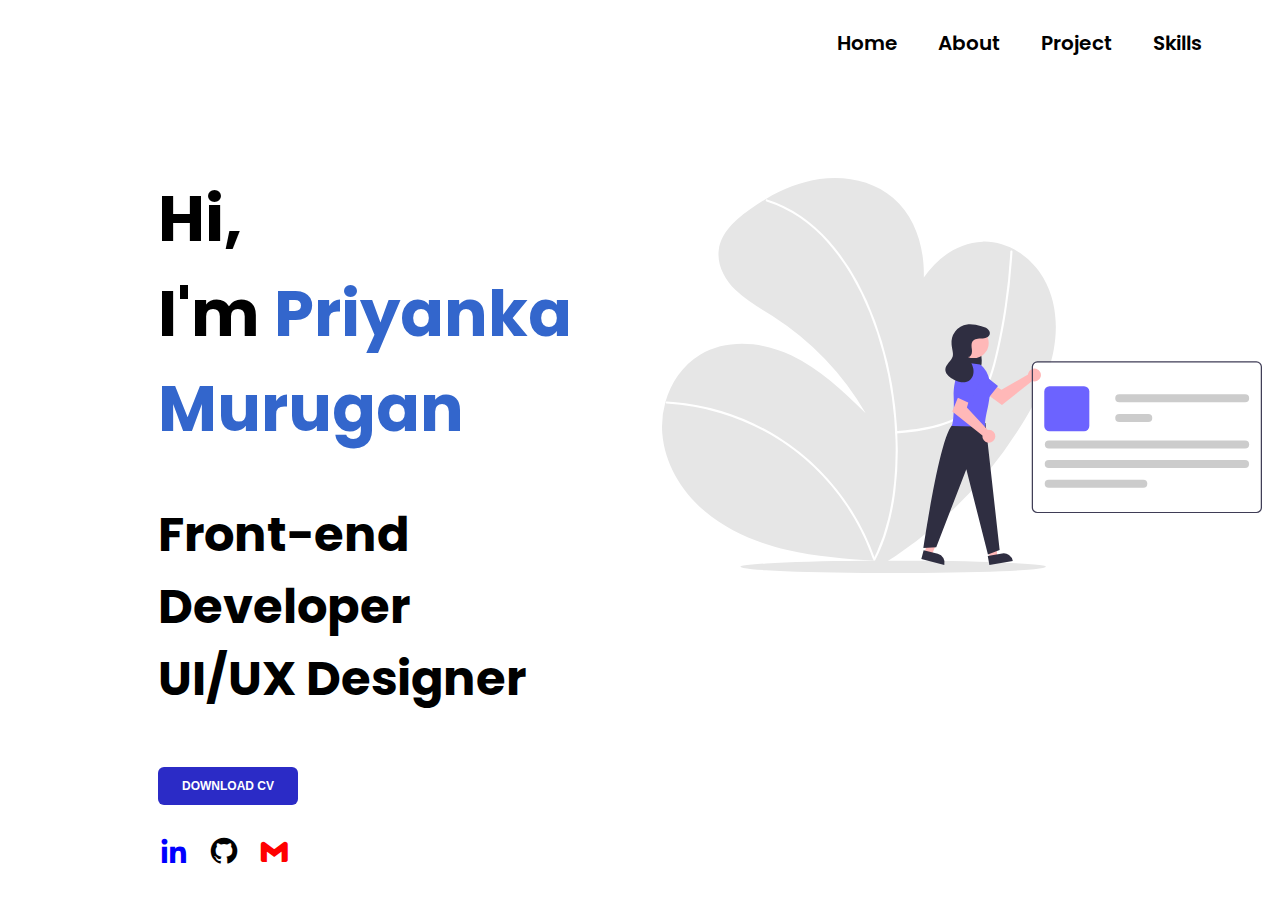
<file: index.html>
<!DOCTYPE html>
<html lang="en">
<head>
    <meta charset="UTF-8">
    <meta name="viewport" content="width=device-width, initial-scale=1.0">
    <title>Document</title>
    <link rel="stylesheet" href="style.css">
    <link href='https://unpkg.com/boxicons@2.1.4/css/boxicons.min.css' rel='stylesheet'>
</head>
<body>
    <div class="whole">
        <div class="navbar">
        <a href="index.html">Home</a>
        <a href="about.html">About</a>
        <a href="project.html">Project</a>
        <a href="skills.html">Skills</a>  
    </div>
</div>
<div class="home_whole">
<div class="wholedata" style="font-family: 'Poppins', sans-serif;">
    <div class="name">
<h1 class="title">Hi, <br>I'm <span class="titlename">Priyanka Murugan</h1><h2>
    Front-end Developer<br>UI/UX Designer</h2>
    <a href="Priyanka Resume (2).pdf" download="Resume" class="Button"> <button>DOWNLOAD CV</button></a>
</div>

<div class="profile">
    <img src="undraw_profile_data_re_v81r (1).svg" alt="">
</div>
</div>
 <div class="contact">
<a href="#" class="linkedin"><i class='bx bxl-linkedin'></i></a>
<a href="#" class="github"><i class='bx bxl-github' ></i></a>
<a href="mailto:abc@gmail.com" class="mail"><i class='bx bxl-gmail'></i></a>
 </div>
</div>
</body>
</html>
</file>
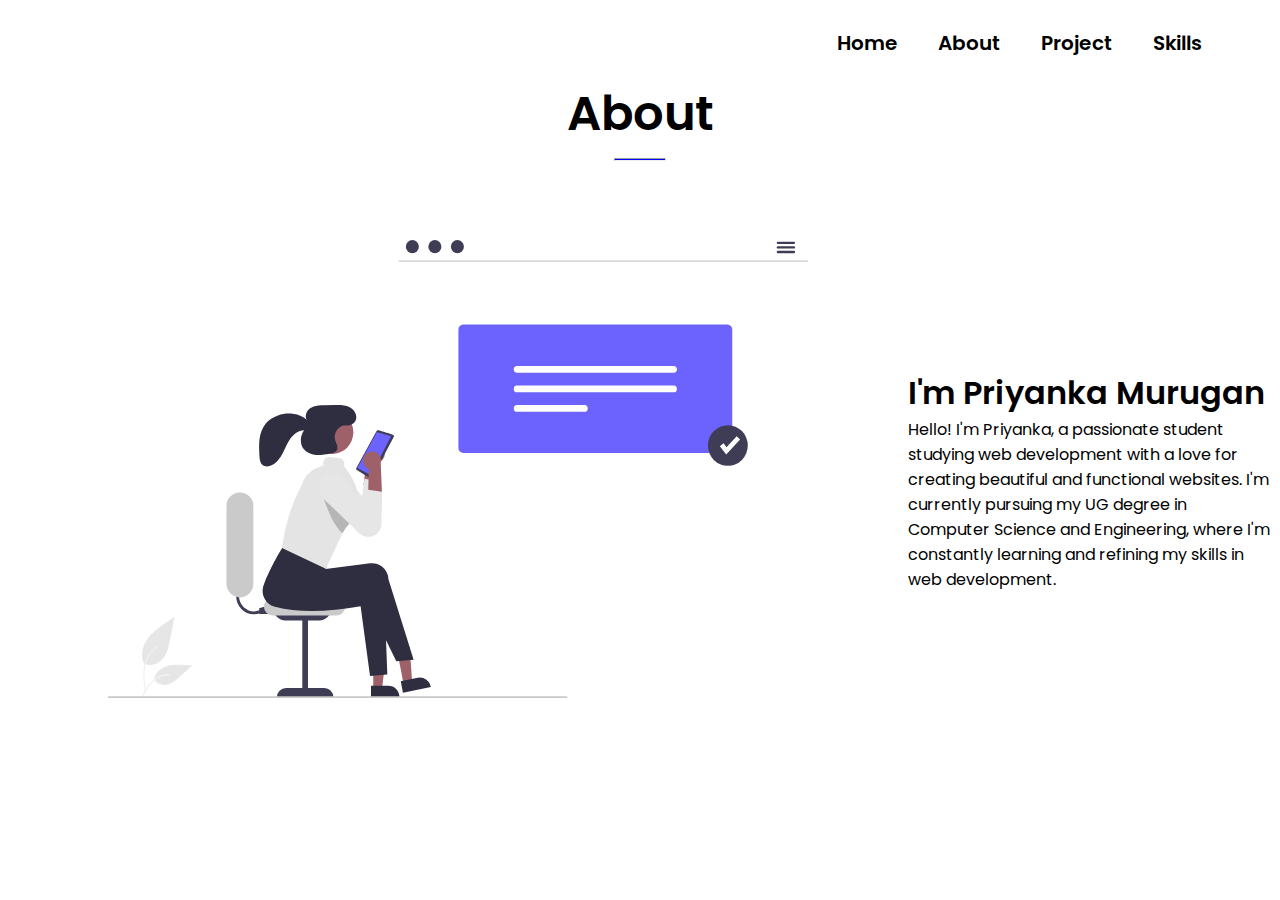
<file: about.html>
<!DOCTYPE html>
<html lang="en">
<head>
    <meta charset="UTF-8">
    <meta name="viewport" content="width=device-width, initial-scale=1.0">
    <title>Document</title>
    <link rel="stylesheet" href="style.css">
</head>
<body>
    <div class="whole">
        <div class="navbar">
        <a href="index.html">Home</a>
        <a href="about.html">About</a>
        <a href="project.html">Project</a>
        <a href="skills.html">Skills</a>  
    </div>
</div>
<div class="abouttitle">About
</div>

<hr style="width: 50px; height: 1px; color: blue;font-weight: 600; background-color: blue;">
<div class="home_whole">
<div class="about_whole"><div class="imageforabout">
    <div class="about_img"><img src="home_img.svg" alt="">
    </div>
</div>
    <div class="about_details"><span class="name">I'm Priyanka Murugan </span><br>Hello! I'm Priyanka, a passionate student studying web development with a love for creating beautiful and functional websites. I'm currently pursuing my UG degree in Computer Science and Engineering, where I'm constantly learning and refining my skills in web development.</div>
</div>
</div>
</body>
</html>
</file>
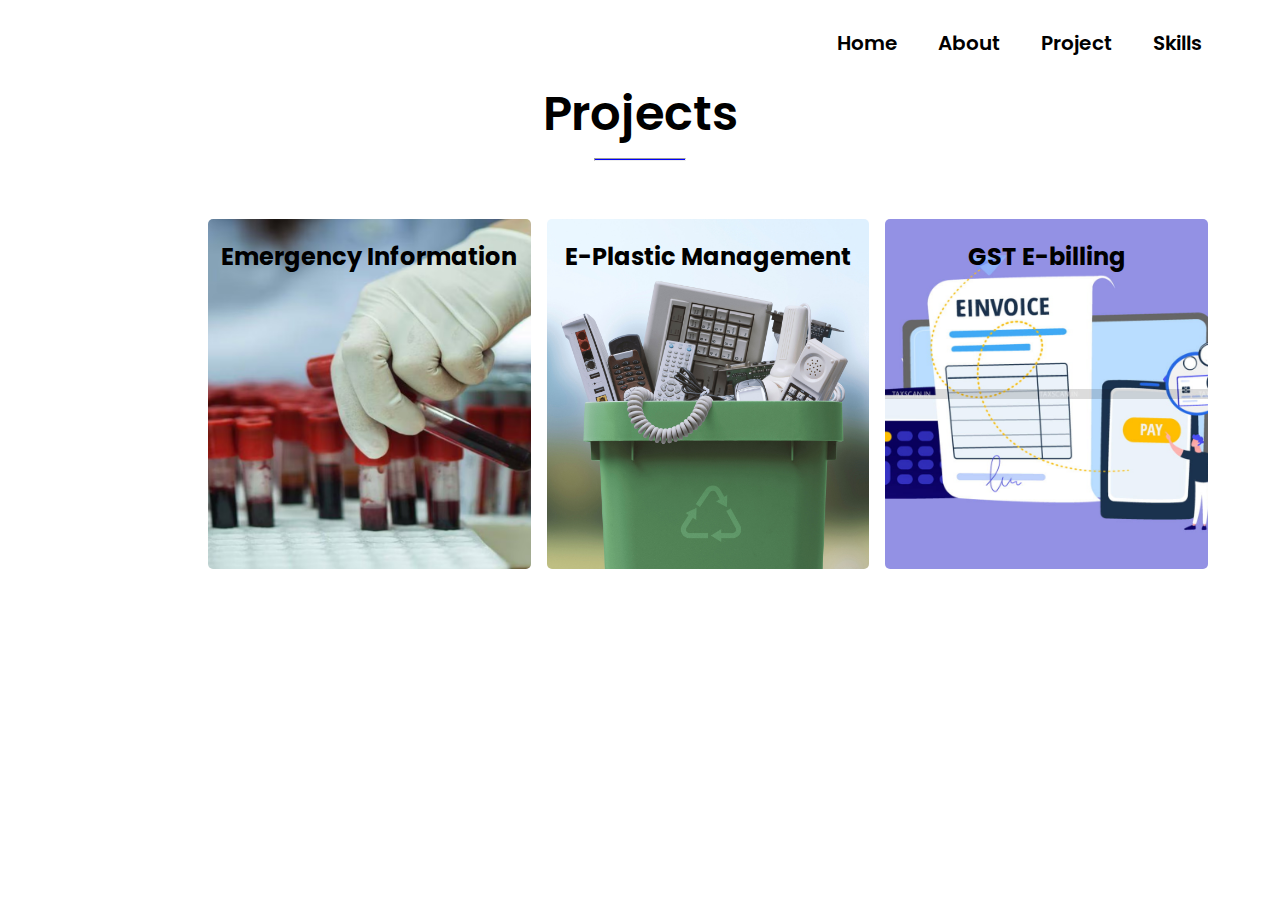
<file: project.html>
<!DOCTYPE html>
<html lang="en">
<head>
    <meta charset="UTF-8">
    <meta name="viewport" content="width=device-width, initial-scale=1.0">
    <title>Document</title>
    <link rel="stylesheet" href="style.css">
</head>
<body>
    <div class="whole">
        <div class="navbar">
        <a href="index.html">Home</a>
        <a href="about.html">About</a>
        <a href="project.html">Project</a>
        <a href="skills.html">Skills</a>  
    </div>
</div>
<div class="abouttitle">Projects
</div>
<hr style="width: 90px; height: 1px; color: blue ;font-weight: 600; background-color: blue;">
<div class="home_whole">
<div class="wholeproject">
    <div><center><h2>Emergency Information</h2></center> </div>
    <div><center><h2>E-Plastic Management</h2></center></div>
    <div><center><h2>GST E-billing</h2></center></div>
</div>
</div>
</body>
</html>
</file>
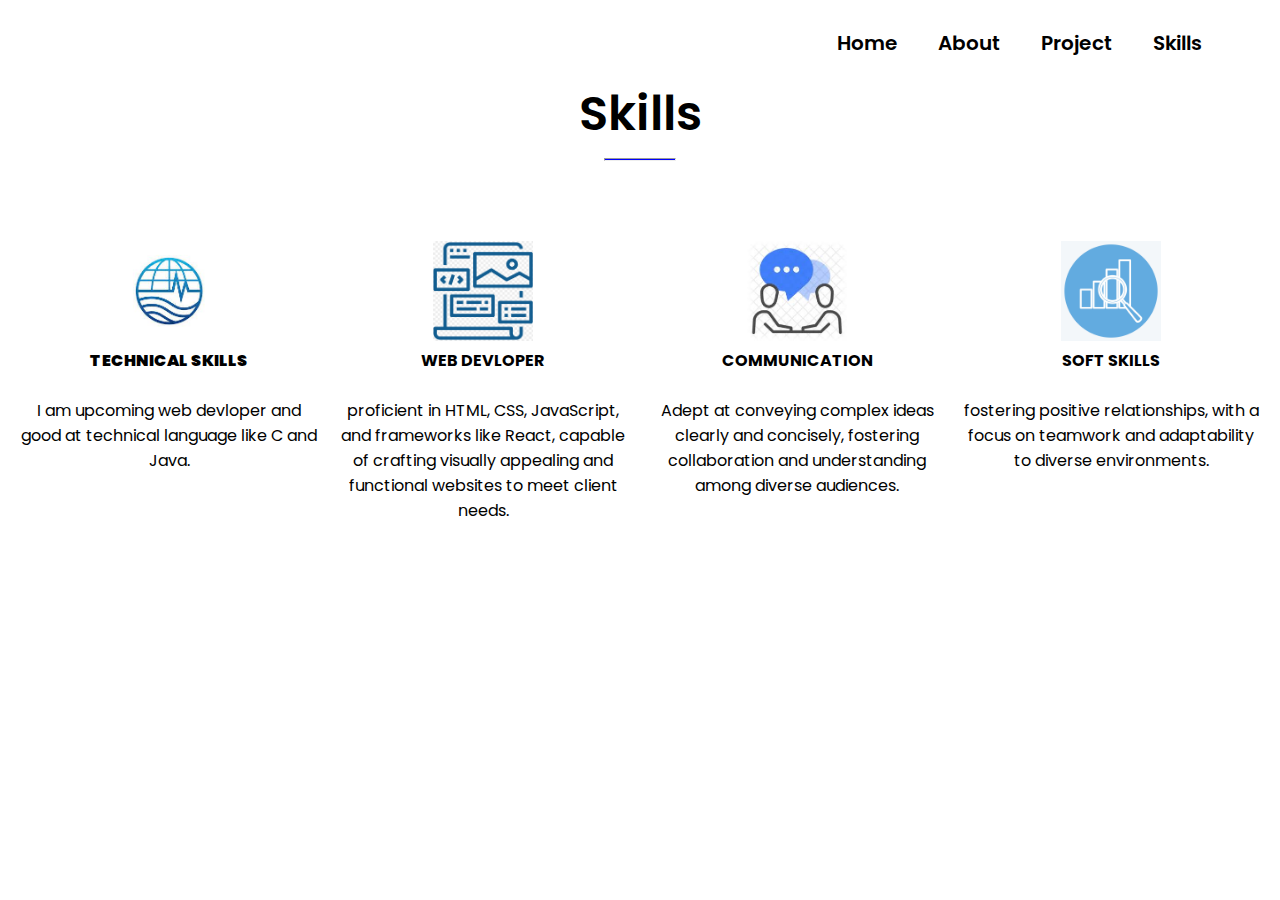
<file: skills.html>
<!DOCTYPE html>
<html lang="en">
<head>
    <meta charset="UTF-8">
    <meta name="viewport" content="width=device-width, initial-scale=1.0">
    <title>Document</title>
    <link rel="stylesheet" href="style.css">
</head>
<body>
    <div class="whole">
        <div class="navbar">
        <a href="index.html">Home</a>
        <a href="about.html">About</a>
        <a href="project.html">Project</a>
        <a href="skills.html">Skills</a>  
    </div>
</div>
<div class="abouttitle">
    Skills
</div>
<hr style="width: 70px; height: 1px; color: blue ;font-weight: 600;background-color: blue;">
<br>
<br>
<br>
<div class="home_whole">
<div class="skill_whole">
<div class="skill1">
    <div class="skill1_img"><center><img src="card1.jpg" alt=""></center></div>
    <div class="skill1_heading"><center><b>TECHNICAL SKILLS</b>
    </center></div>
    <br>
    <div class="skill1_details"><center>I am upcoming web devloper and good at technical language like C and Java.</center></div>
</div>
<div class="skill1">
    <div class="skill1_img"><center><img src="card2.png" alt=""></center></div>
    <div class="skill1_heading"><center>WEB DEVLOPER</center></div>
    <br>
    <div class="skill1_details"><center>proficient in HTML, CSS, JavaScript, and frameworks like React, capable of crafting visually appealing and functional websites to meet client needs.</center></div>
</div>
<div class="skill1">
    <div class="skill1_img"><center><img src="card3.jpg" alt=""></center></div>
    <div class="skill1_heading"><center>COMMUNICATION</center></div>
    <br>
    <div class="skill1_details"><center>Adept at conveying complex ideas clearly and concisely, fostering collaboration and understanding among diverse audiences.</center></div>
</div>
<div class="skill1">
    <div class="skill1_img"><center><img src="card4.jpg" alt=""></center></div>
    <div class="skill1_heading"><center>SOFT SKILLS</center></div>
    <br>
    <div class="skill1_details"><center>fostering positive relationships, with a focus on teamwork and adaptability to diverse environments.</center></div>
</div>
</div>
</div>
</body>
</html>
</file>
<file: style.css>
@import url('https://fonts.googleapis.com/css2?family=Big+Shoulders+Display:wght@700&family=Lexend+Deca&family=Poppins:wght@300&family=Roboto:ital,wght@1,900&family=Rubik+Doodle+Shadow&display=swap');
.whole{
    background-color: white;
}
.navbar{
    display: flex;
    justify-content: flex-end;
    font-family: 'Poppins', sans-serif;
    font-size: 20px;
    font-weight: 600;
    margin-right: 50px;
}
.navbar a{
    padding: 20px;
    text-decoration: none;
    color: black;
}

.navbar a:hover{
    color: black;
    border-bottom: 3px solid Blue;
}

.wholedata{
    font-size: 2rem;
    font-weight: bold; 
    padding-top: 50px;
    padding-left: 150px;
    display: flex;
}
.titlename {
    color: #3366cc;
    font-weight: bold; 
    animation: slideInb 2s  ;
}
.Button button{
    background-color:rgb(43, 43, 198);
    border: none;
}
button {
    
    color:white;
    border-radius: 6px;
    font-size: 12px;
    font-weight:bold;
    padding: 1em 2em;
    cursor: pointer;
    transition: all 0.3s ease-in-out;
    animation: slideInb 2s  ;
}
button:hover {
    transform: translateY(-4px) translateX(-2px);
    box-shadow: 2px 4px 0 0 black;
}
.profile img{
    width: 600px;
    padding-top: 50px;
    padding-left: 30px;
    padding-right: 10px;
}
.contact{
    padding-top: 30px;
    padding-left: 150px;
    font-size: xx-large;
    
}

.linkedin{
    color: blue;
}
.github{
    color: black;
    padding-left: 10px;
    padding-right: 10px;
}
.mail{
    color: red;
}
.abouttitle{
    font-family: 'Poppins', sans-serif;
    font-size: xxx-large;
    display: flex;
    justify-content: center;
    font-weight: 600;
}
.about_whole{
    display: flex;
    justify-content: space-evenly;
}
.name{
    font-family: 'Poppins', sans-serif; 
    font-size: xx-large;  
    font-weight: 600;
    animation: slideInb 2s  ;
}
.about_details{
    padding-top: 200px;
    font-family: 'Poppins', sans-serif; 
    padding-left: 100px;

}
.about_img img{
    height: 600px;
    width: 700px;
    padding-left: 100px;
}
.skill1{
    height: 300px;
    width: 300px;
    border-style: solid;
    border-color: white;
    font-family: 'Poppins', sans-serif; 
}
.skill1:hover{
    transform: scale(1.05);
    transition: all 0.3s ease-in-out;
}
.skill1 img{
    height: 100px;
    width: 100px;
    padding-top: 15px;
}
.skill_whole{
    display: flex;
    justify-content: space-evenly;
}
.skill1_heading{
    font-size: medium;
    font-weight: bolder;
}
.wholeproject{
    display: flex;
    justify-content: space-around;
    gap: 1rem;
    height: 350px;
    width: 1000px;
    padding-left: 200px;
    padding-top: 50px;
}
.wholeproject > div{
    flex: 1;
    transition: all 1s;
}
.wholeproject h2{
    font-family: 'Poppins', sans-serif;
}
.wholeproject > div:nth-child(1){
    background: url(blood_samples_pharma_lab_720.avif);
    background-position: center;
    background-size: cover;
    border-radius: 5px;   
}
.wholeproject > div:nth-child(2){
    background: url(project2.jpg);
    background-position: center;
    background-size: cover;
    border-radius: 5px;
}
.wholeproject > div:nth-child(3){
    background: url(project4.jpg);
    background-position: center;
    background-size: cover;
    border-radius: 5px;
}
.wholeproject >div:hover{
    flex: 2;
    font-size: 20px;
    text-shadow: 2px 2px 4px rgba(0, 0, 0, 0.5); 
    letter-spacing: 4px;
}


.wholeproject > div {
    flex: 1;
    transition: all 1s;
    position: relative; /* Added position property for absolute positioning */
}

.wholeproject > div:hover {
    flex: 2;
}
@keyframes example {
    from { bottom: 50px; }
    to { bottom: 0; }
  }
  
  .home_whole {
    position: relative; /* Ensure the position is set for top property to work */
    animation-name: example;
    animation-duration: 1s;
    transition: all 1s;
  }
</file>
